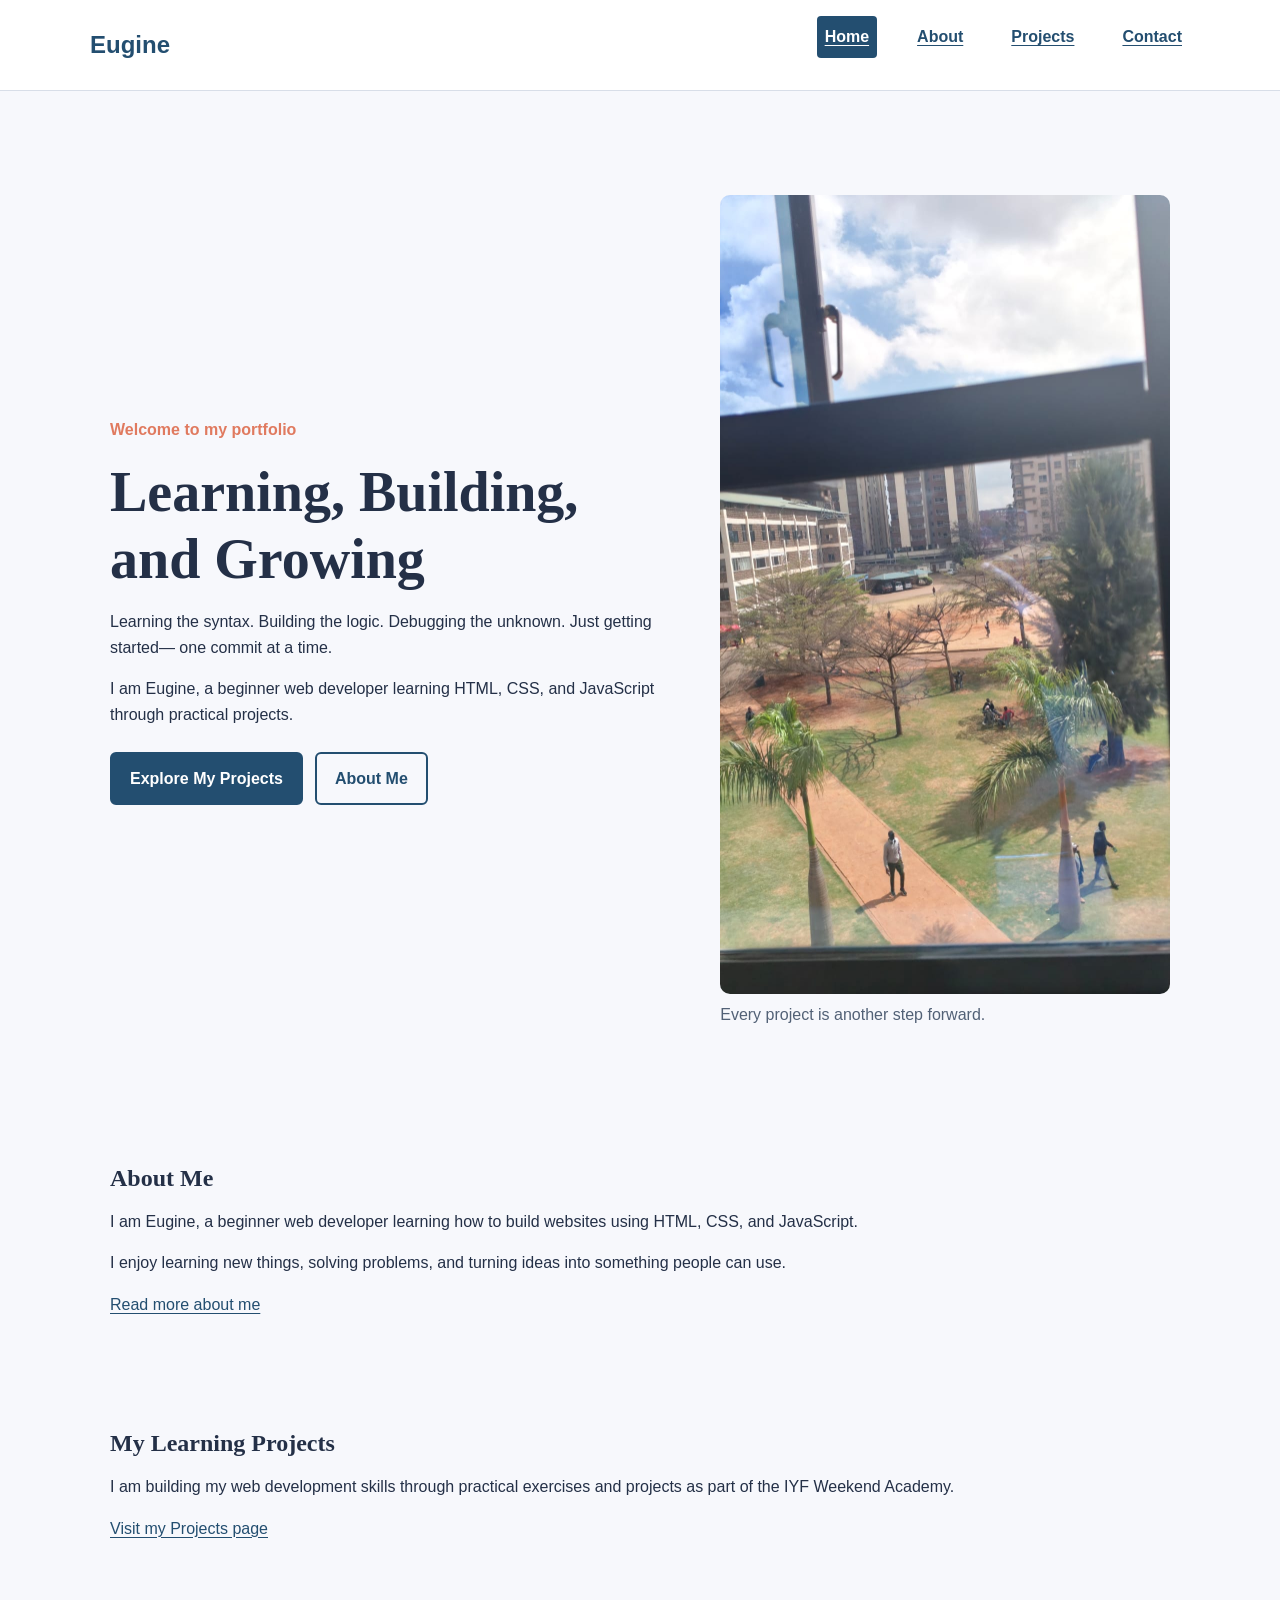
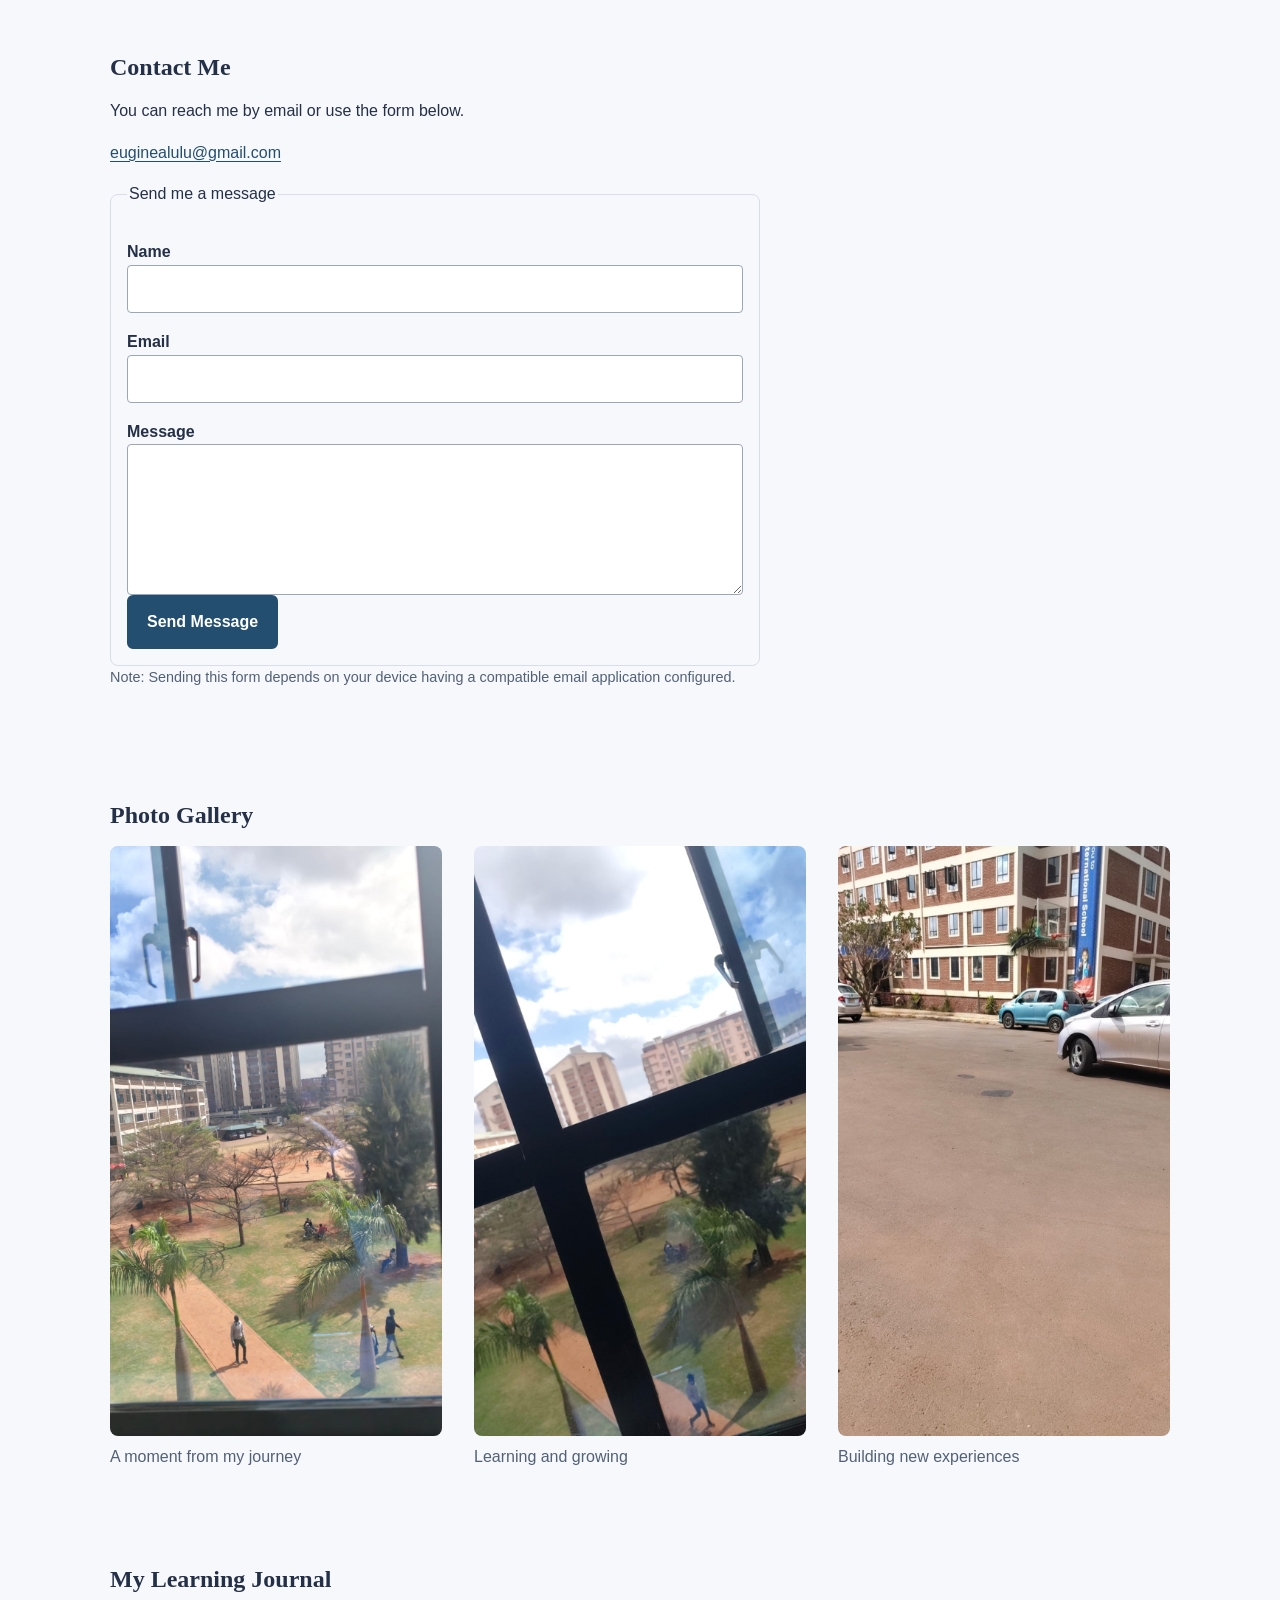
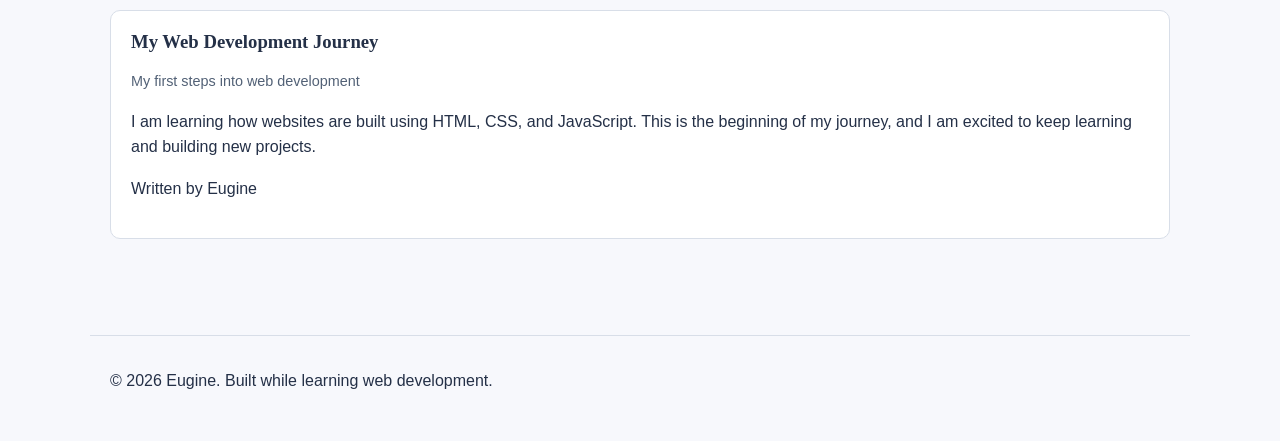
<file: index.html>
<!DOCTYPE html>
<html lang="en">
<head>
    <meta charset="UTF-8">
    <meta name="viewport" content="width=device-width, initial-scale=1.0">
    <meta name="description" content="Eugine's web development portfolio, projects, learning journey, and contact information.">
    <title>Eugine | My Portfolio</title>
    <link rel="stylesheet" href="styles.css">
</head>
<body>
    <header class="site-header">
        <div class="header-content">
            <a class="site-logo" href="index.html">Eugine</a>

            <nav aria-label="Main navigation">
                <ul>
                    <li><a href="index.html" aria-current="page">Home</a></li>
                    <li><a href="about.html">About</a></li>
                    <li><a href="projects.html">Projects</a></li>
                    <li><a href="contact.html">Contact</a></li>
                </ul>
            </nav>
        </div>
    </header>

    <main>
        <section class="hero" aria-labelledby="hero-title">
            <div class="hero-content">
                <p class="hero-eyebrow">Welcome to my portfolio</p>

                <h1 id="hero-title">Learning, Building, and Growing</h1>

                <p>
                    Learning the syntax. Building the logic.
                    Debugging the unknown. Just getting started—
                    one commit at a time.
                </p>

                <p>
                    I am Eugine, a beginner web developer learning
                    HTML, CSS, and JavaScript through practical projects.
                </p>

                <div class="hero-actions">
                    <a class="button" href="projects.html">Explore My Projects</a>
                    <a class="button button-secondary" href="about.html">About Me</a>
                </div>
            </div>

            <figure class="hero-image">
                <img
                    src="IMG-20260925-WA0052(1).jpg"
                    alt="A moment from Eugine's learning journey at IYF">
                <figcaption>Every project is another step forward.</figcaption>
            </figure>
        </section>

        <section id="about" class="content-section">
            <h2>About Me</h2>
            <p>
                I am Eugine, a beginner web developer learning how to build
                websites using HTML, CSS, and JavaScript.
            </p>
            <p>
                I enjoy learning new things, solving problems, and turning
                ideas into something people can use.
            </p>
            <p><a href="about.html">Read more about me</a></p>
        </section>

        <section id="projects" class="content-section">
            <h2>My Learning Projects</h2>
            <p>
                I am building my web development skills through practical
                exercises and projects as part of the IYF Weekend Academy.
            </p>
            <p><a href="projects.html">Visit my Projects page</a></p>
        </section>

        <section id="contact" class="content-section">
            <h2>Contact Me</h2>
            <p>You can reach me by email or use the form below.</p>
            <p><a href="mailto:euginealulu@gmail.com">euginealulu@gmail.com</a></p>

            <form action="mailto:euginealulu@gmail.com"
                  method="post"
                  enctype="text/plain">
                <fieldset>
                    <legend>Send me a message</legend>

                    <label for="name">Name</label>
                    <input type="text" id="name" name="name" autocomplete="name" required>

                    <label for="email">Email</label>
                    <input type="email" id="email" name="email" autocomplete="email" required>

                    <label for="message">Message</label>
                    <textarea id="message" name="message" rows="5" required></textarea>

                    <button type="submit">Send Message</button>
                </fieldset>
            </form>

            <p class="form-note">
                Note: Sending this form depends on your device having
                a compatible email application configured.
            </p>
        </section>

        <section id="gallery" class="content-section">
            <h2>Photo Gallery</h2>
            <div class="gallery-grid">
                <figure>
                    <img src="IMG-20260925-WA0052(1).jpg" alt="A view from the IYF campus">
                    <figcaption>A moment from my journey</figcaption>
                </figure>

                <figure>
                    <img src="IMG-20260925-WA0053(1).jpg" alt="Another moment at the IYF campus">
                    <figcaption>Learning and growing</figcaption>
                </figure>

                <figure>
                    <img src="IMG-20260925-WA0055%20(1).jpg" alt="A memory from my time at IYF">
                    <figcaption>Building new experiences</figcaption>
                </figure>
            </div>
        </section>

        <section id="blog" class="content-section">
            <h2>My Learning Journal</h2>

            <article class="journal-card">
                <h3>My Web Development Journey</h3>
                <p class="journal-subtitle">My first steps into web development</p>

                <p>
                    I am learning how websites are built using HTML, CSS,
                    and JavaScript. This is the beginning of my journey,
                    and I am excited to keep learning and building new projects.
                </p>

                <p>Written by Eugine</p>
            </article>
        </section>
    </main>

    <footer class="site-footer">
        <p>&copy; 2026 Eugine. Built while learning web development.</p>
    </footer>
</body>
</html>
</file>
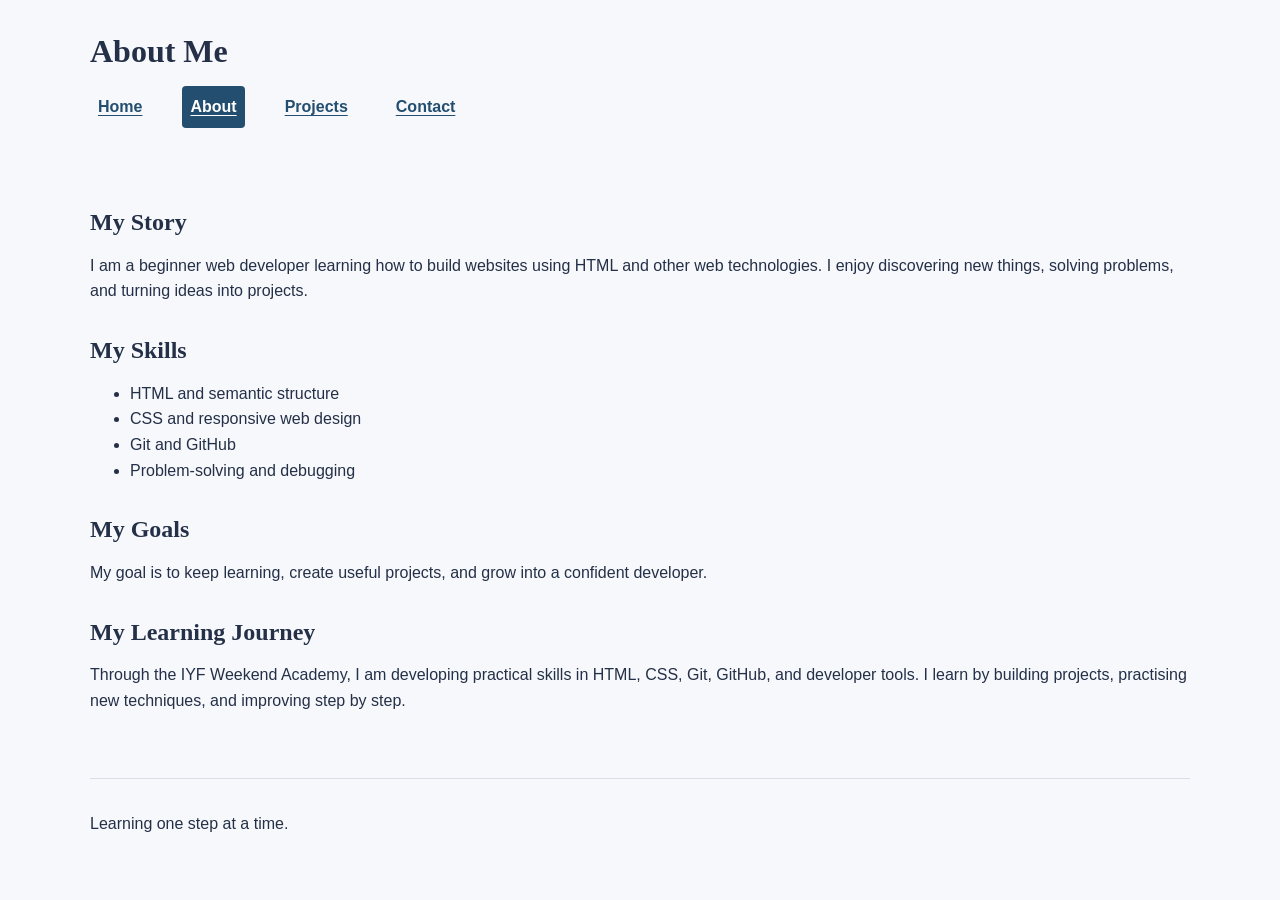
<file: about.html>
<!DOCTYPE html>
<html lang="en">
<head>
  <meta charset="UTF-8">
  <meta name="viewport" content="width=device-width, initial-scale=1.0">
  <meta name="description" content="Learn more about Eugine, my skills, goals, and web development learning journey.">
  <title>About Me | My Portfolio</title>
  <link rel="stylesheet" href="styles.css">
</head>

<body>
  <header>
    <h1>About Me</h1>

    <nav aria-label="Main navigation">
      <ul>
        <li><a href="index.html">Home</a></li>
        <li><a href="about.html" aria-current="page">About</a></li>
        <li><a href="projects.html">Projects</a></li>
        <li><a href="contact.html">Contact</a></li>
      </ul>
    </nav>
  </header>

  <main>
    <section>
      <h2>My Story</h2>
      <p>
        I am a beginner web developer learning how to build websites
        using HTML and other web technologies. I enjoy discovering
        new things, solving problems, and turning ideas into projects.
      </p>
    </section>

    <section>
      <h2>My Skills</h2>
      <ul>
        <li>HTML and semantic structure</li>
        <li>CSS and responsive web design</li>
        <li>Git and GitHub</li>
        <li>Problem-solving and debugging</li>
      </ul>
    </section>

    <section>
      <h2>My Goals</h2>
      <p>
        My goal is to keep learning, create useful projects,
        and grow into a confident developer.
      </p>
    </section>

    <section>
      <h2>My Learning Journey</h2>
      <p>
        Through the IYF Weekend Academy, I am developing practical
        skills in HTML, CSS, Git, GitHub, and developer tools.
        I learn by building projects, practising new techniques,
        and improving step by step.
      </p>
    </section>
  </main>

  <footer>
    <p>Learning one step at a time.</p>
  </footer>
</body>
</html>
</file>
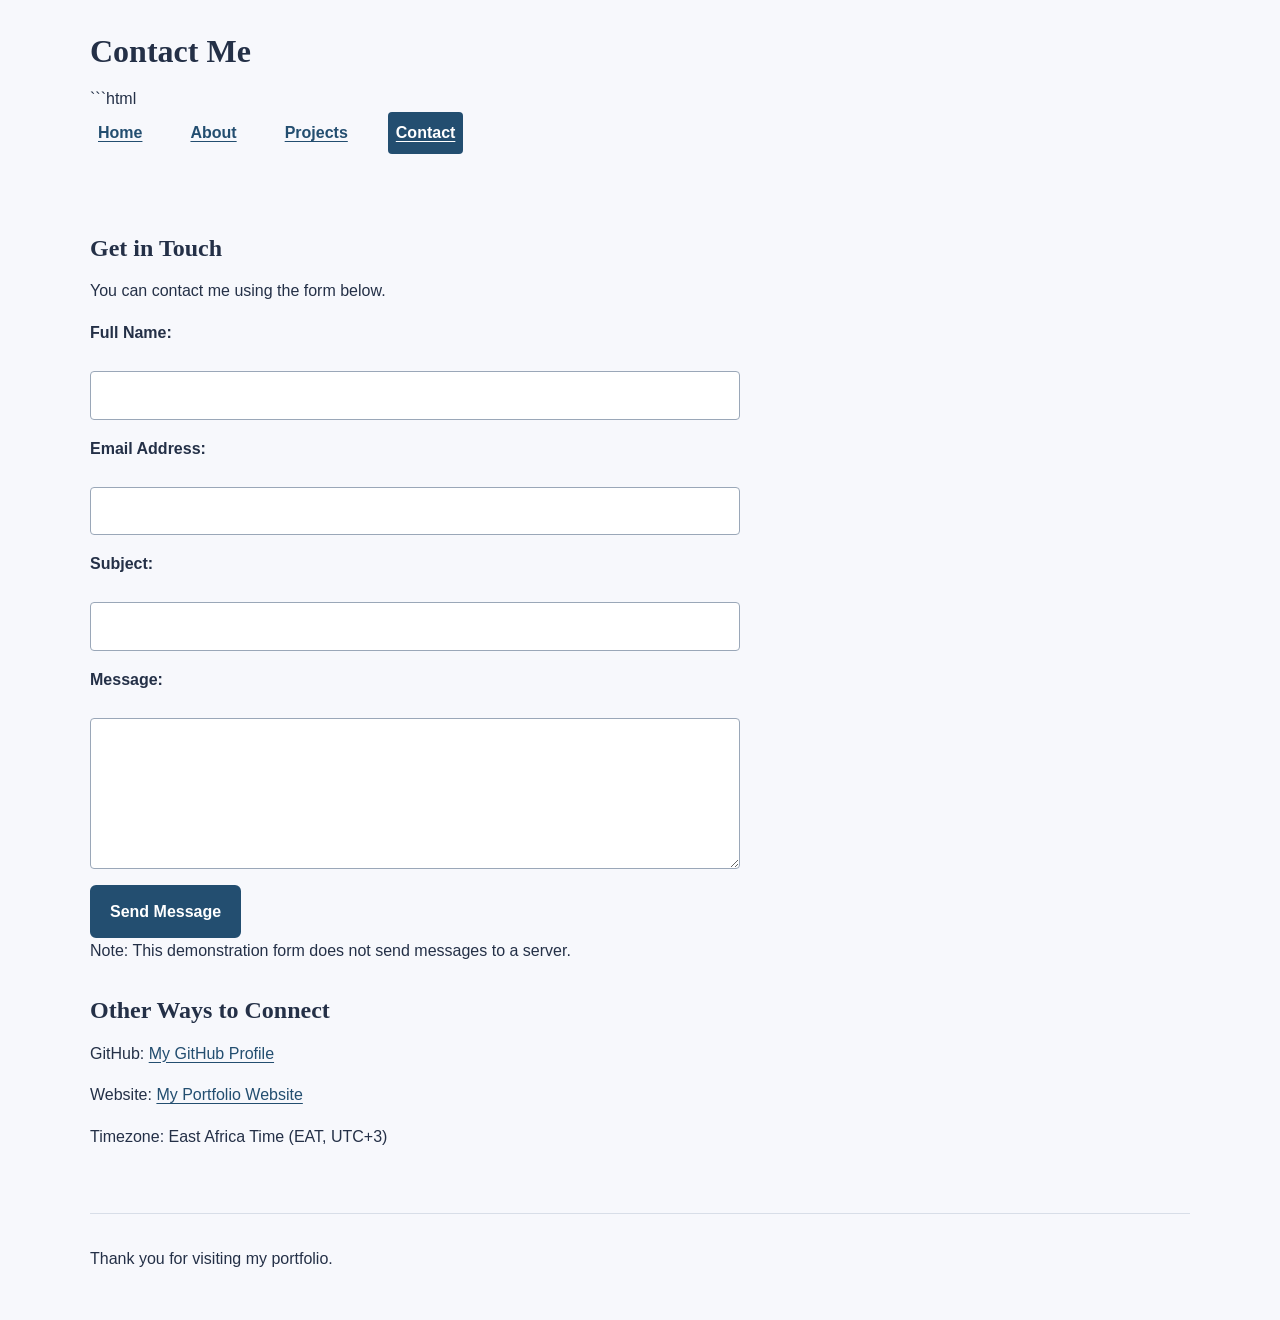
<file: contact.html>
<!DOCTYPE html>
<html lang="en">
<head>
  <meta charset="UTF-8">
  <meta name="viewport" content="width=device-width, initial-scale=1.0">
  <title>Contact Me | My Portfolio</title>
  <link rel="stylesheet" href="styles.css">
  </head>
<body>
  <header>
    <h1>Contact Me</h1>
    ```html
<nav>
  <ul>
    <li><a href="index.html">Home</a></li>
    <li><a href="about.html">About</a></li>
    <li><a href="projects.html">Projects</a></li>
    <li><a href="contact.html" aria-current="page">Contact</a></li>
  </ul>
</nav>
  </header>

  <main>
    <section>
      <h2>Get in Touch</h2>
      <p>You can contact me using the form below.</p>

      <form action="#" method="post">
        <p>
          <label for="name">Full Name:</label><br>
          <input type="text" id="name" name="name" required>
        </p>

        <p>
          <label for="email">Email Address:</label><br>
          <input type="email" id="email" name="email" required>
        </p>

        <p>
          <label for="subject">Subject:</label><br>
          <input type="text" id="subject" name="subject" required>
        </p>

        <p>
          <label for="message">Message:</label><br>
          <textarea id="message" name="message" rows="5" required></textarea>
        </p>

        <button type="submit">Send Message</button>
      </form>
      <p>Note: This demonstration form does not send messages to a server.</p>
    </section>

    <section>
      <h2>Other Ways to Connect</h2>
      <p>GitHub: <a href="https://github.com/Jean-ugine">My GitHub Profile</a></p>
      <p>Website: <a href="https://jean-ugine.github.io/">My Portfolio Website</a></p>
      <p>Timezone: East Africa Time (EAT, UTC+3)</p>
    </section>
  </main>

  <footer>
    <p>Thank you for visiting my portfolio.</p>
  </footer>
</body>
</html>
</file>
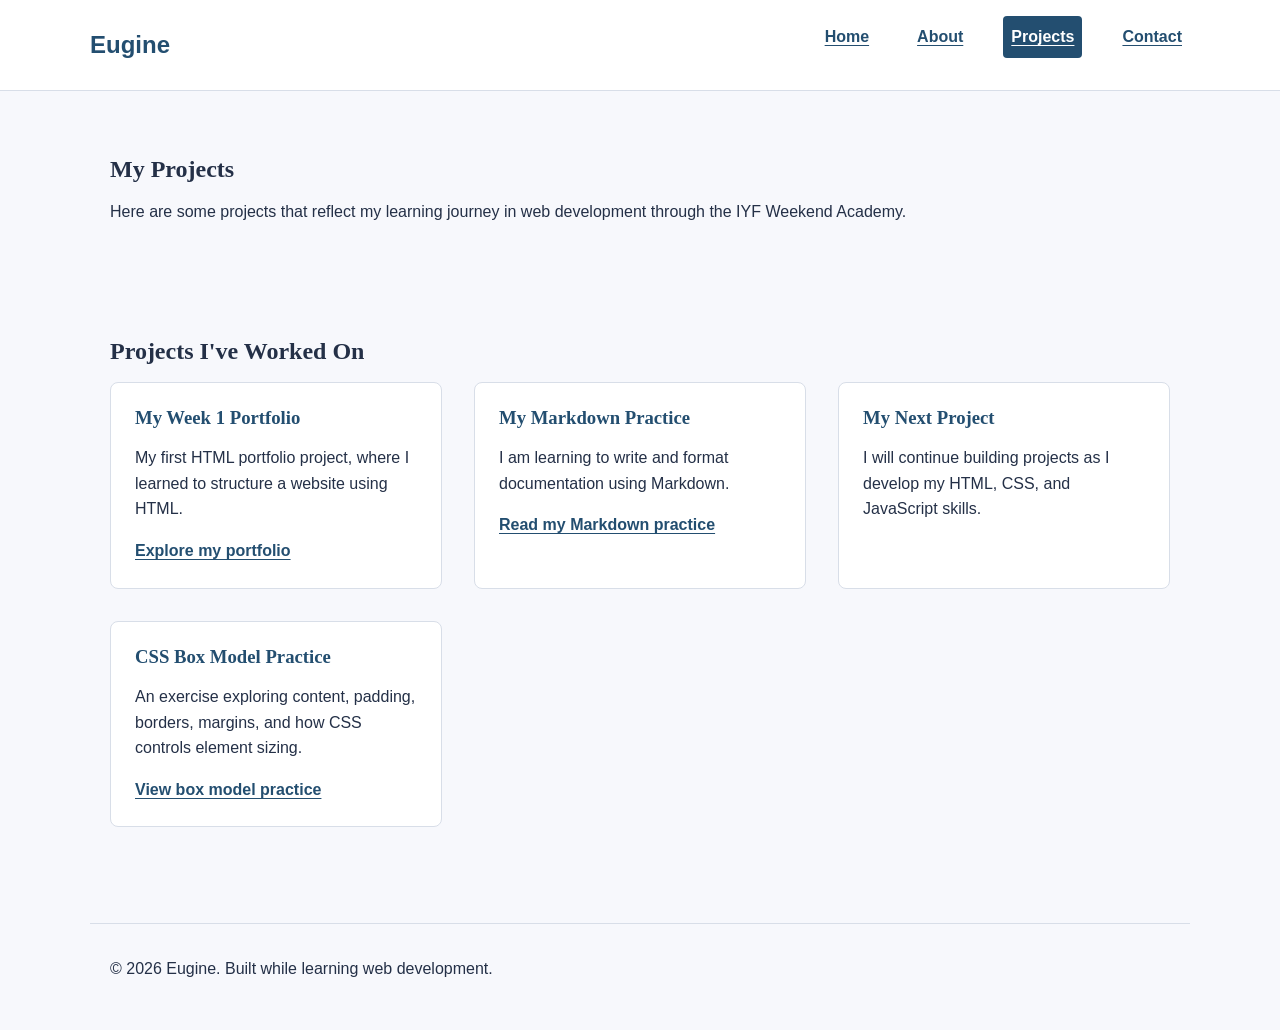
<file: projects.html>
<!DOCTYPE html>
<html lang="en">
<head>
    <meta charset="UTF-8">
    <meta name="viewport" content="width=device-width, initial-scale=1.0">
    <meta name="description" content="Explore Eugine's web development projects and learning journey.">
    <title>My Projects | Eugine's Portfolio</title>
    <link rel="stylesheet" href="styles.css">
</head>
<body>
    <header class="site-header">
        <div class="header-content">
            <a class="site-logo" href="index.html">Eugine</a>

            <nav aria-label="Main navigation">
                <ul>
                    <li><a href="index.html">Home</a></li>
                    <li><a href="about.html">About</a></li>
                    <li><a href="projects.html" aria-current="page">Projects</a></li>
                    <li><a href="contact.html">Contact</a></li>
                </ul>
            </nav>
        </div>
    </header>

    <main>
        <section class="content-section" aria-labelledby="projects-title">
            <h1 id="projects-title">My Projects</h1>
            <p>
                Here are some projects that reflect my learning journey
                in web development through the IYF Weekend Academy.
            </p>
        </section>

        <section class="content-section" aria-labelledby="project-list-title">
            <h2 id="project-list-title">Projects I've Worked On</h2>

            <div class="project-grid">
                <article class="project-card">
                    <h3>My Week 1 Portfolio</h3>
                    <p>
                        My first HTML portfolio project, where I learned
                        to structure a website using HTML.
                    </p>
                    <a href="index.html">Explore my portfolio</a>
                </article>

                <article class="project-card">
                    <h3>My Markdown Practice</h3>
                    <p>
                        I am learning to write and format documentation
                        using Markdown.
                    </p>
                    <a href="markdown-practice.md">Read my Markdown practice</a>
                </article>

                <article class="project-card">
                    <h3>My Next Project</h3>
                    <p>
                        I will continue building projects as I develop
                        my HTML, CSS, and JavaScript skills.
                    </p>
                </article>

                <article class="project-card">
                    <h3>CSS Box Model Practice</h3>
                    <p>
                        An exercise exploring content, padding, borders,
                        margins, and how CSS controls element sizing.
                    </p>
                    <a href="box-model-practice.html">View box model practice</a>
                </article>
            </div>
        </section>
    </main>

    <footer class="site-footer">
        <p>&copy; 2026 Eugine. Built while learning web development.</p>
    </footer>
</body>
</html>
</file>
<file: styles.css>
/* Week 2: CSS Mastery */

/* 1. Reset and box model */
*,
*::before,
*::after {
    box-sizing: border-box;
}

* {
    margin: 0;
}

html {
    scroll-behavior: smooth;
}

body {
    font-family: var(--font-body);
    font-size: 1rem;
    line-height: 1.6;
    color: var(--color-text);
    background-color: var(--color-background);
}

/* 2. Typography and colour system */
:root {
    --color-primary: #234e70;
    --color-accent: #e07a5f;
    --color-text: #243047;
    --color-background: #f7f8fc;
    --color-surface: #ffffff;
    --color-border: #d8dee8;

    --font-heading: Georgia, "Times New Roman", serif;
    --font-body: Arial, Helvetica, sans-serif;

    --space-small: 0.5rem;
    --space-medium: 1rem;
    --space-large: 2rem;

    --content-width: 1100px;
}

h1,
h2,
h3 {
    font-family: var(--font-heading);
    line-height: 1.2;
    margin-bottom: var(--space-medium);
}

p,
ul {
    margin-bottom: var(--space-medium);
}

img {
    display: block;
    max-width: 100%;
    height: auto;
}

a {
    color: var(--color-primary);
    text-underline-offset: 0.2em;
}

a:hover {
    color: var(--color-accent);
}

a:focus-visible,
button:focus-visible,
input:focus-visible,
select:focus-visible,
textarea:focus-visible {
    outline: 3px solid var(--color-accent);
    outline-offset: 3px;
}

/* 3. Shared page layout */
header,
main,
footer {
    width: min(100% - 2rem, var(--content-width));
    margin-inline: auto;
}

header {
    padding-block: var(--space-large);
}

main {
    padding-block: var(--space-large);
}

section {
    margin-bottom: var(--space-large);
}

footer {
    padding-block: var(--space-large);
    border-top: 1px solid var(--color-border);
}

/* 4. Navigation using Flexbox */
nav ul {
    display: flex;
    flex-wrap: wrap;
    align-items: center;
    gap: var(--space-medium);
    list-style: none;
    padding: 0;
}

nav a {
    display: inline-block;
    padding: var(--space-small);
    border-radius: 0.25rem;
    font-weight: bold;
}

nav a:hover,
nav a[aria-current="page"] {
    background-color: var(--color-primary);
    color: #ffffff;
}

/* 5. Homepage header and navigation */
.site-header {
    width: 100%;
    padding: 16px 20px;
    background-color: var(--color-surface);
    border-bottom: 1px solid var(--color-border);
}

.header-content {
    width: 100%;
    max-width: var(--content-width);
    margin: 0 auto;
    display: flex;
    flex-direction: column;
    gap: 16px;
}

.site-logo {
    color: var(--color-primary);
    font-size: 1.5rem;
    font-weight: bold;
    text-decoration: none;
}

/* 6. Responsive homepage hero */
.hero,
.content-section,
.site-footer {
    width: 100%;
    max-width: var(--content-width);
    margin-inline: auto;
    padding: 32px 20px;
}

.hero {
    display: grid;
    grid-template-columns: minmax(0, 1fr);
    gap: 28px;
    align-items: center;
}

.hero h1 {
    font-size: clamp(2rem, 6vw, 3.5rem);
}

.hero-eyebrow {
    color: var(--color-accent);
    font-weight: bold;
}

.hero-actions {
    display: flex;
    flex-wrap: wrap;
    gap: 12px;
    margin-top: 24px;
}

.button,
button {
    display: inline-block;
    max-width: 100%;
    padding: 12px 18px;
    border: 2px solid var(--color-primary);
    border-radius: 6px;
    background-color: var(--color-primary);
    color: #ffffff;
    font: inherit;
    font-weight: bold;
    text-decoration: none;
    cursor: pointer;
    overflow-wrap: anywhere;
}

.button-secondary {
    background-color: transparent;
    color: var(--color-primary);
}

.button:hover,
button:hover {
    background-color: var(--color-accent);
    border-color: var(--color-accent);
    color: #ffffff;
}

.button:focus-visible {
    outline: 3px solid var(--color-accent);
    outline-offset: 3px;
}

.hero-image {
    min-width: 0;
    margin: 0;
}

.hero-image img {
    width: 100%;
    border-radius: 10px;
}

.hero-image figcaption,
.gallery-grid figcaption {
    padding-top: var(--space-small);
    color: #526176;
}

/* 7. Images and responsive gallery */
figure {
    margin-bottom: var(--space-large);
}

.gallery-grid {
    display: grid;
    grid-template-columns: minmax(0, 1fr);
    gap: var(--space-large);
}

.gallery-grid figure {
    min-width: 0;
    margin: 0;
}

.gallery-grid img {
    width: 100%;
    border-radius: 0.5rem;
}

/* 8. Responsive projects grid */
.project-grid {
    display: grid;
    grid-template-columns: minmax(0, 1fr);
    gap: var(--space-large);
}

.project-card {
    min-width: 0;
    padding: 24px;
    background-color: var(--color-surface);
    border: 1px solid var(--color-border);
    border-radius: 0.5rem;
    overflow-wrap: anywhere;
}

.project-card h3 {
    color: var(--color-primary);
}

.project-card img {
    width: 100%;
    border-radius: 0.25rem;
    margin-bottom: var(--space-medium);
}

.project-card a {
    font-weight: bold;
}

.project-card a:hover,
.project-card a:focus-visible {
    color: var(--color-accent);
}

/* 9. Forms */
form {
    width: 100%;
    max-width: 650px;
}

fieldset {
    min-width: 0;
    padding: var(--space-medium);
    border: 1px solid var(--color-border);
    border-radius: 0.5rem;
}

label {
    display: block;
    margin-top: var(--space-medium);
    font-weight: bold;
}

input,
select,
textarea {
    display: block;
    width: 100%;
    max-width: 100%;
    padding: 0.65rem;
    border: 1px solid #9aa7b8;
    border-radius: 0.25rem;
    font: inherit;
}

textarea {
    min-height: 140px;
    resize: vertical;
}

.form-note,
.journal-subtitle {
    font-size: 0.9rem;
    color: #526176;
}

/* 10. Learning journal */
.journal-card {
    padding: 20px;
    border: 1px solid var(--color-border);
    border-radius: 10px;
    background-color: var(--color-surface);
    overflow-wrap: anywhere;
}

/* 11. Box model practice page */
.box-model-demo {
    width: 200px;
    max-width: 100%;
    padding: 20px;
    border: 5px solid var(--color-primary);
    margin: 20px 0;
    background-color: var(--color-surface);
    overflow-wrap: anywhere;
}

.content-box-demo {
    box-sizing: content-box;
}

.border-box-demo {
    box-sizing: border-box;
}

.box-model-label {
    font-weight: bold;
    color: var(--color-primary);
}

.box-model-visual {
    max-width: 100%;
    margin: 24px 0;
    padding: 10px;
    overflow-wrap: anywhere;
}

.margin-layer {
    padding: 24px;
    background-color: #f4d6a0;
    text-align: center;
}

.border-layer {
    padding: 20px;
    background-color: #d97757;
}

.padding-layer {
    padding: 20px;
    background-color: #d8e9c5;
}

.content-layer {
    padding: 24px 10px;
    background-color: #d7e9f7;
    color: #243047;
    font-weight: bold;
    overflow-wrap: anywhere;
}

.layer-label {
    display: block;
    margin-bottom: 8px;
    font-weight: bold;
    color: #243047;
}

.debug-container {
    width: 100%;
    max-width: 350px;
    margin: 20px 0;
    padding: 10px;
    border: 2px dashed var(--color-accent);
    background-color: var(--color-background);
}

.debug-card {
    box-sizing: content-box;
    width: 300px;
    max-width: none;
    padding: 20px;
    border: 5px solid var(--color-primary);
    background-color: var(--color-surface);
    overflow-wrap: anywhere;
}

.debug-card-fixed {
    box-sizing: border-box;
    width: 300px;
    max-width: 100%;
}

.box-model-card {
    box-sizing: border-box;
    width: 100%;
    max-width: 400px;
    padding: 24px;
    margin: 24px 0;
    border: 1px solid var(--color-border);
    border-radius: 12px;
    background-color: var(--color-surface);
    overflow-wrap: anywhere;
}

.box-model-card h3 {
    margin-top: 0;
    color: var(--color-primary);
}

.box-model-card a {
    display: inline-block;
    margin-top: 8px;
    font-weight: bold;
}

.box-model-card a:hover,
.box-model-card a:focus-visible {
    color: var(--color-accent);
}

/* 12. Tablet: two project columns */
@media (min-width: 768px) {
    .header-content {
        flex-direction: row;
        align-items: center;
        justify-content: space-between;
    }

    .hero {
        grid-template-columns: minmax(0, 1fr) minmax(0, 0.8fr);
        gap: 32px;
        padding-top: 56px;
        padding-bottom: 56px;
    }

    .gallery-grid {
        grid-template-columns: repeat(2, minmax(0, 1fr));
    }

    .project-grid {
        grid-template-columns: repeat(2, minmax(0, 1fr));
    }

    nav ul {
        gap: var(--space-large);
    }
}

/* 13. Desktop: three project columns */
@media (min-width: 1024px) {
    .hero {
        gap: 48px;
        padding-top: 72px;
        padding-bottom: 72px;
    }

    .gallery-grid {
        grid-template-columns: repeat(3, minmax(0, 1fr));
    }

    .project-grid {
        grid-template-columns: repeat(3, minmax(0, 1fr));
    }
}
</file>
